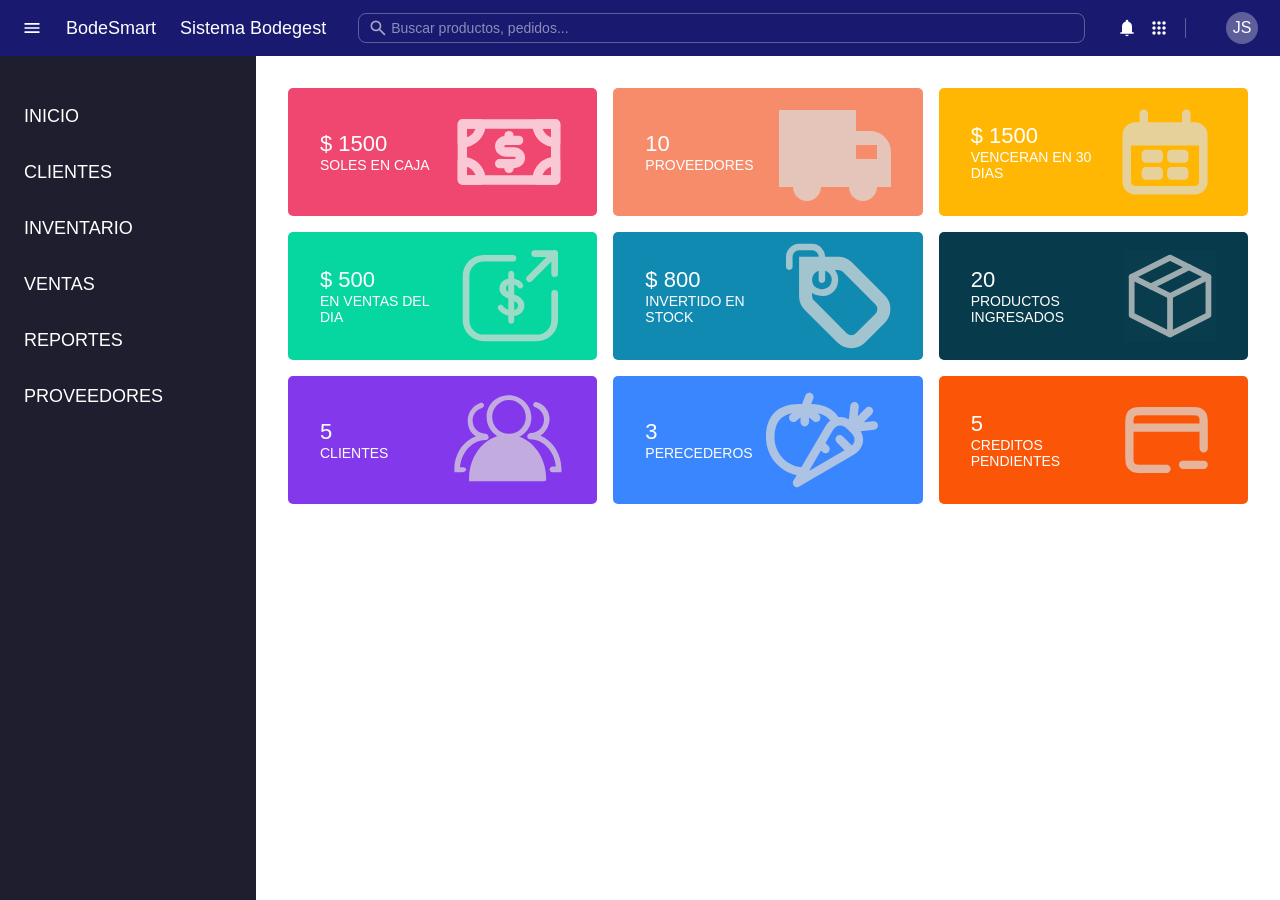
<file: index.html>
<!doctype html>
<html lang="es">
<head>
    <meta charset="UTF-8" />
    <meta name="viewport" content="width=device-width, initial-scale=1.0" />
    <title>Document</title>
    <link rel="stylesheet" href="style.css" />
    <link rel="stylesheet" href="estilo-inicio.css">
    <link rel="stylesheet" href="estilo-inventario.css">
    <link rel="stylesheet" href="estilo-reportes.css">
    <link rel="stylesheet" href="estilo-proveedores.css">
    <link rel="stylesheet" href="estilo-ventas.css">
    <link rel="stylesheet" href="estilo-clientes.css">
</head>
<body>
    <div class="container">
        <header class="topbar">
            <div class="header-inner">
                <div class="header-container">
                    <div class="header-izq">
                        <button onclick="colapsarSidebar()" aria-label="Abrir menú">
                            <svg xmlns="http://www.w3.org/2000/svg" viewBox="0 -960 960 960">
                                <path d="M120-240v-80h720v80H120Zm0-200v-80h720v80H120Zm0-200v-80h720v80H120Z"/>
                            </svg>
                        </button>
                        <span class="">BodeSmart</span>
                        <span class="" style="font-family: 'Gill Sans', 'Gill Sans MT', Calibri, 'Trebuchet MS', sans-serif; display: flex;">Sistema Bodegest</span>
                    </div>
                    <div class="header-search">
                        <div class="search-container">
                            <button>
                                <svg xmlns="http://www.w3.org/2000/svg" viewBox="0 -960 960 960"><path d="M784-120 532-372q-30 24-69 38t-83 14q-109 0-184.5-75.5T120-580q0-109 75.5-184.5T380-840q109 0 184.5 75.5T640-580q0 44-14 83t-38 69l252 252-56 56ZM380-400q75 0 127.5-52.5T560-580q0-75-52.5-127.5T380-760q-75 0-127.5 52.5T200-580q0 75 52.5 127.5T380-400Z"/></svg>
                            </button>
                            <input type="text" placeholder="Buscar productos, pedidos..." />
                        </div>
                    </div>
                    <div class="header-der-btns">
                        <button class="icon-btn" aria-label="Notificaciones"><svg xmlns="http://www.w3.org/2000/svg" viewBox="0 -960 960 960"><path d="M160-200v-80h80v-280q0-83 50-147.5T420-792v-28q0-25 17.5-42.5T480-880q25 0 42.5 17.5T540-820v28q80 20 130 84.5T720-560v280h80v80H160Zm320-300Zm0 420q-33 0-56.5-23.5T400-160h160q0 33-23.5 56.5T480-80Z"/></svg>
                            <span class="notif-dot"></span>
                        </button>
                        <button>
                            <svg xmlns="http://www.w3.org/2000/svg" viewBox="0 -960 960 960"><path d="M183.5-183.5Q160-207 160-240t23.5-56.5Q207-320 240-320t56.5 23.5Q320-273 320-240t-23.5 56.5Q273-160 240-160t-56.5-23.5Zm240 0Q400-207 400-240t23.5-56.5Q447-320 480-320t56.5 23.5Q560-273 560-240t-23.5 56.5Q513-160 480-160t-56.5-23.5Zm240 0Q640-207 640-240t23.5-56.5Q687-320 720-320t56.5 23.5Q800-273 800-240t-23.5 56.5Q753-160 720-160t-56.5-23.5Zm-480-240Q160-447 160-480t23.5-56.5Q207-560 240-560t56.5 23.5Q320-513 320-480t-23.5 56.5Q273-400 240-400t-56.5-23.5Zm240 0Q400-447 400-480t23.5-56.5Q447-560 480-560t56.5 23.5Q560-513 560-480t-23.5 56.5Q513-400 480-400t-56.5-23.5Zm240 0Q640-447 640-480t23.5-56.5Q687-560 720-560t56.5 23.5Q800-513 800-480t-23.5 56.5Q753-400 720-400t-56.5-23.5Zm-480-240Q160-687 160-720t23.5-56.5Q207-800 240-800t56.5 23.5Q320-753 320-720t-23.5 56.5Q273-640 240-640t-56.5-23.5Zm240 0Q400-687 400-720t23.5-56.5Q447-800 480-800t56.5 23.5Q560-753 560-720t-23.5 56.5Q513-640 480-640t-56.5-23.5Zm240 0Q640-687 640-720t23.5-56.5Q687-800 720-800t56.5 23.5Q800-753 800-720t-23.5 56.5Q753-640 720-640t-56.5-23.5Z"/></svg>
                        </button>
                    </div>
                    <div class="perfil">
                        <span id="userName"></span>
                        <div class="user-avatar" onclick="desplegarMenu(event)">JS</div>
                        <div class="perfil-menu">
                            <div class="menu-container" onclick="event.stopPropagation(); window.location='login.html'">
                                <svg xmlns="http://www.w3.org/2000/svg" viewBox="0 -960 960 960"><path d="M200-120q-33 0-56.5-23.5T120-200v-560q0-33 23.5-56.5T200-840h280v80H200v560h280v80H200Zm440-160-55-58 102-102H360v-80h327L585-622l55-58 200 200-200 200Z"/></svg>
                                <span>Cerrar sesión</span>
                            </div>
                        </div>
                    </div>
                </div>
            </div>
        </header>
        <section class="sidebar">
            <nav>
                <ul>
                    <li>
                        <button class="sidebar-button" type="button">
                            INICIO
                        </button>
                    </li>
                    <li>
                        <button class="sidebar-button" type="button">
                            CLIENTES
                        </button>
                    </li>
                    <li>
                        <button class="sidebar-button" type="button">
                            INVENTARIO
                        </button>
                    </li>
                    <li>
                        <button class="sidebar-button" type="button">
                            VENTAS
                        </button>
                    </li>
                    <li>
                        <button class="sidebar-button" type="button">
                            REPORTES
                        </button>
                    </li>
                    <li>
                        <button class="sidebar-button">
                            PROVEEDORES
                        </button>
                    </li>
                </ul>
            </nav>
        </section>
        <main class="content">
            <section class="container-info">
                <ul>
                    <li style="--bg-color: #EF476F;">
                        <div class="info-item">
                            <p>$ 1500</p>
                            <span>SOLES EN CAJA</span>
                        </div>
                        <svg viewBox="0 0 24 24" fill="none" xmlns="http://www.w3.org/2000/svg" stroke="#ffffff"><g id="SVGRepo_bgCarrier" stroke-width="0"></g><g id="SVGRepo_tracerCarrier" stroke-linecap="round" stroke-linejoin="round"></g><g id="SVGRepo_iconCarrier"> <g clip-path="url(#clip0_443_3628)"> <rect x="2" y="6" width="20" height="12" stroke="#ffffff" stroke-width="2" stroke-linecap="round" stroke-linejoin="round"></rect> <path d="M22 10C21.4747 10 20.9546 9.89654 20.4693 9.69552C19.984 9.4945 19.543 9.19986 19.1716 8.82843C18.8001 8.45699 18.5055 8.01604 18.3045 7.53073C18.1035 7.04543 18 6.52529 18 6L22 6L22 10Z" stroke="#ffffff" stroke-width="2" stroke-linecap="round" stroke-linejoin="round"></path> <path d="M18 18C18 16.9391 18.4214 15.9217 19.1716 15.1716C19.9217 14.4214 20.9391 14 22 14L22 18L18 18Z" stroke="#ffffff" stroke-width="2" stroke-linecap="round" stroke-linejoin="round"></path> <path d="M2 14C3.06087 14 4.07828 14.4214 4.82843 15.1716C5.57857 15.9217 6 16.9391 6 18L2 18L2 14Z" stroke="#ffffff" stroke-width="2" stroke-linecap="round" stroke-linejoin="round"></path> <path d="M6 6C6 7.06087 5.57857 8.07828 4.82843 8.82843C4.07828 9.57857 3.06087 10 2 10L2 6H6Z" stroke="#ffffff" stroke-width="2" stroke-linecap="round" stroke-linejoin="round"></path> <path d="M14.0741 9.5H11.3333C10.597 9.5 10 10.0596 10 10.75C10 11.4404 10.597 12 11.3333 12H13.1111C13.8475 12 14.4444 12.5596 14.4444 13.25C14.4444 13.9404 13.8475 14.5 13.1111 14.5H10" stroke="#ffffff" stroke-width="2" stroke-linecap="round" stroke-linejoin="round"></path> <path d="M12 9.51733V8.5" stroke="#ffffff" stroke-width="2" stroke-linecap="round" stroke-linejoin="round"></path> <path d="M12 15.5173V14.5" stroke="#ffffff" stroke-width="2" stroke-linecap="round" stroke-linejoin="round"></path> </g> <defs> <clipPath id="clip0_443_3628"> <rect width="24" height="24" fill="white"></rect> </clipPath> </defs> </g></svg>
                    </li>
                    <li style="--bg-color: #F78C6B;">
                        <div class="info-item">
                            <p>10</p>
                            <span>PROVEEDORES</span>
                        </div>
                        <svg viewBox="0 0 16 16" fill="none" xmlns="http://www.w3.org/2000/svg"><g id="SVGRepo_bgCarrier" stroke-width="0"></g><g id="SVGRepo_tracerCarrier" stroke-linecap="round" stroke-linejoin="round"></g><g id="SVGRepo_iconCarrier"> <path fill-rule="evenodd" clip-rule="evenodd" d="M11 2H0V13H2C2 14.1046 2.89543 15 4 15C5.10457 15 6 14.1046 6 13H10C10 14.1046 10.8954 15 12 15C13.1046 15 14 14.1046 14 13H16V8C16 6.34315 14.6569 5 13 5H11V2ZM11 7V9H14V7H11Z" fill="#deddda"></path> </g></svg>
                    </li>
                    <li style="--bg-color: #FFB703;">
                        <div class="info-item">
                            <p>$ 1500</p>
                            <span>VENCERAN EN 30 DIAS</span>
                        </div>
                        <svg viewBox="0 0 24 24" fill="none" xmlns="http://www.w3.org/2000/svg" stroke="#deddda"><g id="SVGRepo_bgCarrier" stroke-width="0"></g><g id="SVGRepo_tracerCarrier" stroke-linecap="round" stroke-linejoin="round"></g><g id="SVGRepo_iconCarrier"> <rect x="3" y="6" width="18" height="15" rx="2" stroke="#deddda" stroke-width="2"></rect> <path d="M3 10C3 8.11438 3 7.17157 3.58579 6.58579C4.17157 6 5.11438 6 7 6H17C18.8856 6 19.8284 6 20.4142 6.58579C21 7.17157 21 8.11438 21 10H3Z" fill="#deddda"></path> <path d="M7 3L7 6" stroke="#deddda" stroke-width="2" stroke-linecap="round"></path> <path d="M17 3L17 6" stroke="#deddda" stroke-width="2" stroke-linecap="round"></path> <rect x="7" y="12" width="4" height="2" rx="0.5" fill="#deddda"></rect> <rect x="7" y="16" width="4" height="2" rx="0.5" fill="#deddda"></rect> <rect x="13" y="12" width="4" height="2" rx="0.5" fill="#deddda"></rect> <rect x="13" y="16" width="4" height="2" rx="0.5" fill="#deddda"></rect> </g></svg>
                    </li>
                    <li style="--bg-color: #06D6A0;">
                        <div class="info-item">
                            <p>$ 500</p>
                            <span>EN VENTAS DEL DIA</span>
                        </div>
                        <svg viewBox="-0.5 0 25 25" fill="none" xmlns="http://www.w3.org/2000/svg"><g id="SVGRepo_bgCarrier" stroke-width="0"></g><g id="SVGRepo_tracerCarrier" stroke-linecap="round" stroke-linejoin="round"></g><g id="SVGRepo_iconCarrier"> <path d="M12.8702 16.97V18.0701C12.8702 18.2478 12.7995 18.4181 12.6739 18.5437C12.5482 18.6694 12.3778 18.74 12.2001 18.74C12.0224 18.74 11.852 18.6694 11.7264 18.5437C11.6007 18.4181 11.5302 18.2478 11.5302 18.0701V16.9399C11.0867 16.8668 10.6625 16.7051 10.2828 16.4646C9.90316 16.2241 9.57575 15.9097 9.32013 15.54C9.21763 15.428 9.16061 15.2817 9.16016 15.1299C9.16006 15.0433 9.17753 14.9576 9.21155 14.8779C9.24557 14.7983 9.29545 14.7263 9.35809 14.6665C9.42074 14.6067 9.49484 14.5601 9.57599 14.5298C9.65713 14.4994 9.7436 14.4859 9.83014 14.49C9.91602 14.4895 10.0009 14.5081 10.0787 14.5444C10.1566 14.5807 10.2254 14.6338 10.2802 14.7C10.6 15.1178 11.0342 15.4338 11.5302 15.6099V13.0701C10.2002 12.5401 9.53015 11.77 9.53015 10.76C9.55019 10.2193 9.7627 9.70353 10.1294 9.30566C10.4961 8.9078 10.9929 8.65407 11.5302 8.59009V7.47998C11.5302 7.30229 11.6007 7.13175 11.7264 7.0061C11.852 6.88045 12.0224 6.81006 12.2001 6.81006C12.3778 6.81006 12.5482 6.88045 12.6739 7.0061C12.7995 7.13175 12.8702 7.30229 12.8702 7.47998V8.58008C13.2439 8.63767 13.6021 8.76992 13.9234 8.96924C14.2447 9.16856 14.5226 9.43077 14.7402 9.73999C14.8284 9.85568 14.8805 9.99471 14.8901 10.1399C14.8928 10.2256 14.8783 10.3111 14.8473 10.3911C14.8163 10.4711 14.7696 10.5439 14.7099 10.6055C14.6502 10.667 14.5787 10.7161 14.4998 10.7495C14.4208 10.7829 14.3359 10.8001 14.2501 10.8C14.1607 10.7989 14.0725 10.7787 13.9915 10.7407C13.9104 10.7028 13.8384 10.648 13.7802 10.5801C13.5417 10.2822 13.2274 10.054 12.8702 9.91992V12.1699L13.1202 12.27C14.3902 12.76 15.1802 13.4799 15.1802 14.6299C15.163 15.2399 14.9149 15.8208 14.4862 16.2551C14.0575 16.6894 13.4799 16.9449 12.8702 16.97ZM11.5302 11.5901V9.96997C11.3688 10.0285 11.2298 10.1363 11.1329 10.2781C11.0361 10.4198 10.9862 10.5884 10.9902 10.76C10.9984 10.93 11.053 11.0945 11.1483 11.2356C11.2435 11.3767 11.3756 11.4889 11.5302 11.5601V11.5901ZM13.7302 14.6599C13.7302 14.1699 13.3902 13.8799 12.8702 13.6599V15.6599C13.1157 15.6254 13.3396 15.5009 13.4985 15.3105C13.6574 15.1202 13.74 14.8776 13.7302 14.6299V14.6599Z" fill="#deddda"></path> <path d="M12.58 3.96997H6C4.93913 3.96997 3.92178 4.39146 3.17163 5.1416C2.42149 5.89175 2 6.9091 2 7.96997V17.97C2 19.0308 2.42149 20.0482 3.17163 20.7983C3.92178 21.5485 4.93913 21.97 6 21.97H18C19.0609 21.97 20.0783 21.5485 20.8284 20.7983C21.5786 20.0482 22 19.0308 22 17.97V11.8999" stroke="#deddda" stroke-width="1.5" stroke-linecap="round" stroke-linejoin="round"></path> <path d="M16.3398 8.57992L21.9998 2.91992" stroke="#deddda" stroke-width="1.5" stroke-linecap="round" stroke-linejoin="round"></path> <path d="M17.4805 2.91992H22.0005V7.44992" stroke="#deddda" stroke-width="1.5" stroke-linecap="round" stroke-linejoin="round"></path> </g></svg>
                    </li>
                    <li style="--bg-color: #118AB2;">
                        <div class="info-item">
                            <p>$ 800</p>
                            <span>INVERTIDO EN STOCK</span>
                        </div>
                        <svg fill="#deddda" viewBox="0 0 32 32" xmlns="http://www.w3.org/2000/svg"><g id="SVGRepo_bgCarrier" stroke-width="0"></g><g id="SVGRepo_tracerCarrier" stroke-linecap="round" stroke-linejoin="round"></g><g id="SVGRepo_iconCarrier"> <title>label</title> <path d="M0 7.008v-3.008q0-1.632 1.184-2.816t2.816-1.184h4q1.664 0 2.816 1.184t1.184 2.816h4q2.496 0 4.256 1.76l9.984 10.016q1.76 1.728 1.76 4.224t-1.76 4.256l-5.984 6.016q-1.76 1.728-4.224 1.728t-4.256-1.728l-10.016-10.016q-1.76-1.76-1.76-4.256v-12h6.016q0-0.832-0.608-1.408t-1.408-0.576h-4q-0.832 0-1.408 0.576t-0.576 1.408v3.008q0 0.608-0.512 0.864t-0.992 0-0.512-0.864zM8 16q0 0.832 0.608 1.408l9.984 10.016q0.608 0.576 1.44 0.576t1.376-0.576l6.016-6.016q0.576-0.576 0.576-1.408t-0.576-1.408l-10.016-10.016q-0.576-0.576-1.408-0.576h-1.024q1.024 1.376 1.024 3.008 0 1.12-0.384 2.048t-0.992 1.536-1.472 0.992-1.728 0.416-1.76-0.192-1.664-0.832v1.024zM8 11.008q0 0.8 0.32 1.44t0.864 0.928 1.184 0.48 1.28 0 1.152-0.48 0.864-0.928 0.352-1.44q0-0.96-0.576-1.728t-1.44-1.056v2.784q0 0.608-0.512 0.864t-0.992 0-0.48-0.864v-2.784q-0.896 0.288-1.44 1.056t-0.576 1.728z"></path> </g></svg>
                    </li>
                    <li style="--bg-color: #073B4C;">
                        <div class="info-item">
                            <p>20</p>
                            <span>PRODUCTOS INGRESADOS</span>
                        </div>
                        <svg viewBox="0 0 24 24" xmlns="http://www.w3.org/2000/svg" fill="#000000"><g id="SVGRepo_bgCarrier" stroke-width="0"></g><g id="SVGRepo_tracerCarrier" stroke-linecap="round" stroke-linejoin="round"></g><g id="SVGRepo_iconCarrier"> <title></title> <g fill="none" fill-rule="evenodd" id="页面-1" stroke="none" stroke-width="1"> <g id="导航图标" transform="translate(-325.000000, -80.000000)"> <g id="编组" transform="translate(325.000000, 80.000000)"> <polygon fill="#deddda" fill-opacity="0.01" fill-rule="nonzero" id="路径" points="24 0 0 0 0 24 24 24"></polygon> <polygon id="路径" points="22 7 12 2 2 7 2 17 12 22 22 17" stroke="#deddda" stroke-linejoin="round" stroke-width="1.5"></polygon> <line id="路径" stroke="#deddda" stroke-linecap="round" stroke-linejoin="round" stroke-width="1.5" x1="2" x2="12" y1="7" y2="12"></line> <line id="路径" stroke="#deddda" stroke-linecap="round" stroke-linejoin="round" stroke-width="1.5" x1="12" x2="12" y1="22" y2="12"></line> <line id="路径" stroke="#deddda" stroke-linecap="round" stroke-linejoin="round" stroke-width="1.5" x1="22" x2="12" y1="7" y2="12"></line> <line id="路径" stroke="#deddda" stroke-linecap="round" stroke-linejoin="round" stroke-width="1.5" x1="17" x2="7" y1="4.5" y2="9.5"></line> </g> </g> </g> </g></svg>
                    </li>
                    <li style="--bg-color: #8338EC;">
                        <div class="info-item">
                            <p>5</p>
                            <span>CLIENTES</span>
                        </div>
                        <svg viewBox="0 0 1024 1024" class="icon" xmlns="http://www.w3.org/2000/svg" fill="#deddda"><g id="SVGRepo_bgCarrier" stroke-width="0"></g><g id="SVGRepo_tracerCarrier" stroke-linecap="round" stroke-linejoin="round"></g><g id="SVGRepo_iconCarrier"><path d="M512 505.6c-108.8 0-204.8-89.6-204.8-204.8S396.8 102.4 512 102.4c108.8 0 204.8 89.6 204.8 204.8S620.8 505.6 512 505.6z m0-358.4c-83.2 0-153.6 70.4-153.6 153.6s64 153.6 153.6 153.6 153.6-70.4 153.6-153.6S595.2 147.2 512 147.2z" fill="#deddda"></path><path d="M832 864c0-211.2-147.2-377.6-326.4-377.6s-326.4 166.4-326.4 377.6H832z" fill="#deddda"></path><path d="M832 889.6H147.2v-25.6c0-224 160-403.2 352-403.2s352 179.2 352 396.8v25.6l-19.2 6.4z m-633.6-51.2h608C800 659.2 665.6 512 505.6 512c-166.4 0-294.4 147.2-307.2 326.4zM710.4 499.2c-12.8 0-25.6-12.8-25.6-25.6s12.8-25.6 25.6-25.6c64 0 121.6-51.2 121.6-121.6 0-51.2-32-96-83.2-115.2-12.8-6.4-19.2-19.2-12.8-32 6.4-12.8 19.2-19.2 32-12.8 70.4 19.2 115.2 83.2 115.2 160-6.4 96-83.2 172.8-172.8 172.8z" fill="#deddda"></path><path d="M966.4 806.4h-57.6c-12.8 0-25.6-12.8-25.6-25.6s12.8-25.6 25.6-25.6h32c-12.8-140.8-115.2-249.6-236.8-249.6-12.8 0-25.6-12.8-25.6-25.6s12.8-25.6 25.6-25.6c160 0 288 147.2 288 326.4v25.6h-25.6z" fill="#deddda"></path><path d="M300.8 499.2c-6.4 0-6.4 0 0 0-44.8 0-89.6-12.8-121.6-44.8-32-32-44.8-76.8-44.8-121.6 0-70.4 44.8-134.4 115.2-160 12.8-6.4 25.6 0 32 12.8 6.4 12.8 0 25.6-12.8 32-57.6 19.2-89.6 64-89.6 115.2 0 32 12.8 64 32 83.2 19.2 25.6 51.2 32 83.2 38.4 19.2 0 25.6 12.8 25.6 25.6s-6.4 19.2-19.2 19.2z" fill="#deddda"></path><path d="M89.6 806.4H12.8v-25.6c0-179.2 128-320 288-320 12.8 0 25.6 12.8 25.6 25.6s-12.8 25.6-25.6 25.6C179.2 512 76.8 620.8 64 761.6h32c12.8 0 25.6 12.8 25.6 25.6-6.4 6.4-12.8 19.2-32 19.2z" fill="#deddda"></path></g></svg>
                    </li>
                    <li style="--bg-color: #3A86FF;" >
                        <div class="info-item">
                            <p>3</p>
                            <span>PERECEDEROS</span>
                        </div>
                        <svg fill="#deddda" height="200px" width="200px" id="Layer_1" xmlns="http://www.w3.org/2000/svg" viewBox="0 0 512 512" xml:space="preserve"><g id="SVGRepo_bgCarrier" stroke-width="0"></g><g id="SVGRepo_tracerCarrier" stroke-linecap="round" stroke-linejoin="round"></g><g id="SVGRepo_iconCarrier"> <g> <g> <path d="M511.879,187.305c-1.188-10.685-10.807-18.385-21.499-17.198l-43.397,4.823l37.41-37.411 c7.601-7.603,7.601-19.928,0-27.531c-7.603-7.601-19.928-7.601-27.531,0l-37.409,37.41l4.82-43.396 c1.188-10.686-6.513-20.311-17.199-21.497c-10.685-1.181-20.311,6.514-21.499,17.199l-6.876,61.896 c-12.201-7.22-25.599-11.085-39.157-11.085c-2.915,0-5.795,0.18-8.637,0.515c-24.32-37.863-66.923-58.157-124.372-59.046 l9.792-25.196c3.895-10.022-1.072-21.303-11.094-25.197c-10.019-3.894-21.303,1.072-25.198,11.094l-15.468,39.797 c-4.287-0.361-8.575-0.545-12.838-0.545C53.886,91.938,0,145.676,0,243.255c0,46.36,17.789,90.2,50.09,123.442 c24.837,25.561,56.174,42.723,90.366,49.903l-15.137,25.823c-4.48,7.643-3.236,17.347,3.029,23.61 c3.751,3.752,8.734,5.703,13.771,5.703c3.374,0,6.772-0.876,9.839-2.674l250.766-146.998 c22.754-13.337,37.536-34.498,40.559-58.056c2.117-16.503-1.668-33.317-10.523-48.324l61.921-6.881 C505.367,207.616,513.067,197.992,511.879,187.305z M38.935,243.255c0-64.125,26.543-100.294,80.889-109.813l-7.112,5.482 c-8.516,6.563-10.098,18.787-3.535,27.304c3.835,4.976,9.601,7.585,15.434,7.585c4.148,0,8.331-1.321,11.87-4.049l21.211-16.348 v20.863c0,10.751,8.716,19.468,19.468,19.468s19.468-8.716,19.468-19.468v-20.863l21.211,16.348 c3.54,2.728,7.721,4.049,11.87,4.049c5.831,0,11.599-2.609,15.434-7.585c6.563-8.516,4.98-20.739-3.535-27.304l-7.008-5.402 c26.228,4.707,46.126,15.697,59.488,32.863c-8.4,6.577-15.782,15.073-21.761,25.274L161.558,380.608 C91.944,372.913,38.935,314.615,38.935,243.255z M404.664,259.053c-1.054,8.215-5.182,15.818-11.867,22.149l-42.133-42.134 c-7.603-7.601-19.928-7.603-27.531-0.001c-7.603,7.603-7.603,19.928-0.001,27.531l35.929,35.931l-162.412,95.207l54.737-93.374 l6.898,6.898c3.801,3.801,8.784,5.703,13.766,5.703c4.981,0,9.965-1.901,13.766-5.701c7.603-7.603,7.603-19.928,0-27.531 l-14.08-14.081l34.176-58.299c8.158-13.915,20.416-21.897,33.633-21.897c10.431,0,20.706,4.762,29.715,13.77l21.901,21.901 C401.366,235.328,406.162,247.378,404.664,259.053z"></path> </g> </g> </g></svg>
                    </li>
                    <li style="--bg-color: #FB5607;">
                        <div class="info-item">
                            <p>5</p>
                            <span>CREDITOS PENDIENTES</span>
                        </div>
                        <svg viewBox="0 0 24 24" fill="none" xmlns="http://www.w3.org/2000/svg"><g id="SVGRepo_bgCarrier" stroke-width="0"></g><g id="SVGRepo_tracerCarrier" stroke-linecap="round" stroke-linejoin="round"></g><g id="SVGRepo_iconCarrier"> <path d="M12 19H6.2C5.07989 19 4.51984 19 4.09202 18.782C3.71569 18.5903 3.40973 18.2843 3.21799 17.908C3 17.4802 3 16.9201 3 15.8V8.2C3 7.0799 3 6.51984 3.21799 6.09202C3.40973 5.71569 3.71569 5.40973 4.09202 5.21799C4.51984 5 5.0799 5 6.2 5H17.8C18.9201 5 19.4802 5 19.908 5.21799C20.2843 5.40973 20.5903 5.71569 20.782 6.09202C21 6.51984 21 7.0799 21 8.2V14M3 9H21M21 18.0007L16 18" stroke="#deddda" stroke-width="2" stroke-linecap="round" stroke-linejoin="round"></path> </g></svg>
                    </li>
                </ul>
            </section>
        </main>
    </div>
    <script src="js.js"></script>
</body>
</html>
</file>
<file: style.css>
* {
  margin: 0;
  padding: 0;
  font-family: 'Franklin Gothic Medium', 'Arial Narrow', Arial, sans-serif;
  box-sizing: border-box;
}
:root{
  --innerWidth: 1816px;
  --pad-inner: 22px;
  --text-size-small: 0.6875rem; /* 11px */
  --text-size-primary: 0.875rem; /* 14px */
  --text-size-medium: 1.125rem;  /* 18px */
  --text-size-large: 1.375rem;   /* 22px */
}

.container {
  height: 100vh;
  /* padding: 0.5rem; */
  display: grid;
  grid-template-columns: 20% 1fr;
  grid-template-rows: 3.5em 1fr;
  background-color: #ccc;
  overflow: hidden;
  grid-template-areas:
    "topbar topbar"
    "sidebar content";
}

.topbar{
  width: 100%;
  height: 100%;
  display: flex;
  border-radius: 0px;
  background-color: midnightblue;
  color: white;
  fill: white;
}

.topbar a{
  color: inherit;
  text-decoration: none;
  font-size: var(--text-size-medium);
}

.topbar span{
  color: inherit;
  text-decoration: none;
  font-size: var(--text-size-medium); 
}


.header-inner{
  inline-size: min(100% - var(--pad-inner) * 2, var(--innerWidth));
  margin-inline: auto;
}

.header-container {
  display: flex;
  align-items: center;
  height: 100%;
  width: 100%;
  gap: 2em;
}

.header-izq{
  display: flex;
  gap: 1.5rem;
  align-items: center;
}

/* .header-search{
  flex: 1;
  display: flex;
}

.header-search input {
  width: 100%;
  padding: 0.4rem 0.75rem;
  border: 1px solid rgba(255, 255, 255, 0.3);
  border-radius: 8px;
  background: transparent;
  color: white;
  font-size: var(--text-size-primary);
  outline: none;
} */

.header-search {
  flex: 1;
}

.search-container {
  position: relative;
  width: 100%;
  display: flex;
  align-items: center;
}

.search-container svg {
  position: absolute;
  left: 0.6rem;
  fill: rgba(255, 255, 255, 0.6);
  pointer-events: none;
}

.header-search input {
  width: 100%;
  padding: 0.4rem 0.75rem 0.4rem 2rem;
  border: 1px solid rgba(255, 255, 255, 0.3);
  border-radius: 8px;
  background: transparent;
  color: white;
  font-size: var(--text-size-primary);
  outline: none;
}

.header-search input::placeholder {
  color: rgba(255, 255, 255, 0.5);
}


.header-der{
  display: flex;
  justify-content: flex-end;
  gap: 0.95rem;
}

.header-der-btns {
  display: flex;
  align-items: center;
  gap: 0.75rem;
  padding-right: 1rem;
  border-right: 1px solid rgba(255, 255, 255, 0.3);
}

.perfil{
  position: relative;
  display: flex;
  align-items: center;
  gap: 0.5em;
  
}

.perfil-menu{
  display: none;
  position: absolute;
  top: calc(100% + 0.5rem);
  right: 0;
  background: white;
  color: midnightblue;
  border-radius: 3px;
  padding: 0.3rem 0;
  min-width: 160px;
  box-shadow: 0 4px 12px rgba(0,0,0,0.15);
  z-index: 999;
}

.menu-container{
  display: flex;
  cursor: pointer;
  align-items: center;
  padding: 0.4rem 1rem;
  gap: 0.3rem;
}

.menu-container svg{
  fill: black;
  /* max-width: 100%; */
  height: 1.5rem;
}

.perfil-menu a{
  display: block;
  padding: 0.6rem 1rem;
  font-size: 1rem;
  color: midnightblue;
  text-decoration: none;
}


.user-avatar{
  width: 32px;
  height: 32px;
  background-color: rgba(255, 255, 255, 0.3);
  border-radius: 999px;
  display: flex;
  justify-content: center;
  align-items: center;
  cursor: pointer;
}

header button {
  background: transparent; /* Quita el fondo gris */
  border: none;
  padding: 0;
  cursor: pointer;
  display: flex;           
  align-items: center;
  justify-content: center;
  /* height: 100%; */
}



header button svg{
  max-width: 100%;
  width: auto;
  height: 1.5em;
}

header nav ul{
  display: flex;
  gap: 2rem;
  list-style: none;
}

.topbar {
  grid-area: topbar;
}

.sidebar {
  grid-area: sidebar;
  background-color: #1e1e2f;
  border-radius: 0;
  height: 100%;
}

.sidebar nav {
  width: 100%;
}

.sidebar nav ul {
  display: flex;
  flex-direction: column;
  padding: 2rem 0;
}

.sidebar nav ul li {
  height: 3.5rem;
  list-style: none;
}

.sidebar-button{
  width: 100%;
  height: 100%;
  font-size: var(--text-size-medium);
  padding: 0 0 0 1.5rem;
  text-align: start;
  color: white;
  background-color: #1e1e2f;
  border: none;
}

.sidebar-button:hover{
  background-color: #3A86FF;
}

.content {
  padding: 2rem;
  height: 100vh;
  background-color: white;
  overflow-y: auto;
}

.container.is-collapsed {
  /* Pasamos de 2 columnas a 1 sola columna que ocupa todo (1fr) */
  grid-template-columns: 1fr;
  /* Redefinimos el mapa del Grid sin el sidebar */
  grid-template-areas:
    "topbar"
    "content";
}

/* Ocultamos físicamente el sidebar cuando está colapsado */
.container.is-collapsed .sidebar {
  display: none; 
}

.perfil.is-open .perfil-menu {
  display: block;
}

@media (max-width: 768px){
    .header-container nav{
        display: none;
    }
}
</file>
<file: estilo-inicio.css>
* {
    margin: 0;
    padding: 0;
    box-sizing: border-box;
}

.container-info ul {
    display: grid;
    grid-template-columns: repeat(
        auto-fill,
        minmax(300px, 1fr)
    );
    grid-template-rows: 1fr 1fr 1fr;
    gap: 1rem;
}

.container-info ul li {
    list-style: none;
    background-color: var(--bg-color);
    border-radius: 5px;
    padding: 0.5rem 2rem;
    display: flex;
    align-items: center;
    justify-content: space-between;
    height: 8rem;
}

.container-info ul li svg {
    height: 100%;
    opacity: 0.7;
}

.info-item {
    display: flex;
    flex-direction: column;
    color: white;
}

.info-item p {
    font-size: var(--text-size-large);
}

.info-item span {
    font-size: var(--text-size-primary);
}
</file>
<file: estilo-inventario.css>
.container-products {
    padding: 20px;
    background-color: #fff;
    border-radius: 8px;
    box-shadow: 0 1px 3px rgba(0,0,0,0.1);
    font-family: Arial, sans-serif;
}

.container-products table {
    width: 100%;
    border-collapse: collapse;
}

caption {
    font-size: 1.4rem;
    font-weight: bold;
    padding-bottom: 15px;
    text-align: left;
    color: #333;
}

.products-head th {
    background-color: #f4f4f4;
    padding: 12px;
    text-align: left;
    border-bottom: 2px solid #ddd;
    font-size: 0.9rem;
    color: #555;
}

.products-body th,
.products-body td {
    padding: 10px 12px;
    border-bottom: 1px solid #eee;
    font-size: 0.9rem;
}

.products-body tr:hover {
    background-color: #fafafa;
}

.products-body th {
    color: #2980b9;
    font-weight: 600;
}

.products-foot th {
    padding: 15px 10px;
    background-color: #fdfdfd;
    font-weight: normal;
    color: #666;
    font-size: 0.85rem;
}

.products-foot-button div {
    display: flex;
    gap: 8px;
    justify-content: flex-end;
}

.products-foot-button button {
    padding: 6px 12px;
    border: 1px solid #d1d1d1;
    border-radius: 4px;
    background: #fff;
    cursor: pointer;
    font-size: 0.8rem;
}

.products-foot-button button:hover {
    background-color: #2980b9;
    color: #fff;
    border-color: #2980b9;
}
</file>
<file: estilo-reportes.css>
.reporte-ventas {
    background: #fdfdfd;
    border-radius: 8px;
    border: 1px solid #e0e0e0;
    padding: 1.5rem;
    box-shadow: 0 4px 6px rgba(0,0,0,0.05);
}

.reporte-header {
    display: flex;
    justify-content: space-between;
    align-items: center;
    border-bottom: 2px solid #3498db;
    padding-bottom: 10px;
    margin-bottom: 20px;
}

.resumen-cards {
    display: grid;
    grid-template-columns: repeat(auto-fit, minmax(150px, 1fr));
    gap: 15px;
    margin-bottom: 20px;
}

.card {
    background: #fff;
    padding: 15px;
    border-radius: 5px;
    text-align: center;
    box-shadow: 0 2px 4px rgba(0,0,0,0.05);
}

.card h4 {
    margin: 0;
    color: #7f8c8d;
    font-size: 0.8rem;
    text-transform: uppercase; }
.card p {
    margin: 5px 0 0;
    font-size: 1.2rem;
    font-weight: bold;
    color: #2c3e50; }

.tabla-productos {
    width: 100%;
    border-collapse: collapse;
    margin-top: 10px;
}

.tabla-productos th {
    background-color: #f8f9fa;
    color: #2c3e50;
    text-align: left;
    padding: 12px;
    border-bottom: 2px solid #dee2e6;
}

.tabla-productos td {
    padding: 10px;
    border-bottom: 1px solid #eee;
}

.badge {
    padding: 4px 8px;
    border-radius: 12px;
    font-size: 0.75rem;
    background: #e8f5e9;
    color: #2e7d32;
}
</file>
<file: estilo-proveedores.css>
.reporte-proveedores {
    font-family: 'Inter', system-ui, sans-serif;
    background: #ffffff;
    border-radius: 10px;
    border: 1px solid #eaecf0;
    padding: 24px;
    margin: 10px;
}

.proveedores-header {
    display: flex;
    justify-content: space-between;
    align-items: center;
    margin-bottom: 25px;
}

.proveedores-header h2 {
    color: #101828;
    font-size: 1.5rem;
    margin: 0;
}

.metricas-proveedores {
    display: flex;
    gap: 20px;
    margin-bottom: 30px;
}

.metrica-item {
    flex: 1;
    padding: 15px;
    background: #f9fafb;
    border-radius: 8px;
    border: 1px solid #f2f4f7;
}

.metrica-label {
    display: block;
    font-size: 0.85rem;
    color: #667085;
    margin-bottom: 5px;
}

.metrica-valor {
    font-size: 1.25rem;
    font-weight: 700;
    color: #344054;
}

.tabla-prov {
    width: 100%;
    border-collapse: collapse;
}

.tabla-prov th {
    text-align: left;
    font-size: 0.75rem;
    color: #667085;
    background: #f9fafb;
    padding: 12px;
    text-transform: uppercase;
    letter-spacing: 0.05em;
}

.tabla-prov td {
    padding: 16px 12px;
    border-bottom: 1px solid #eaecf0;
    font-size: 0.9rem;
}

.estado-deuda {
    display: inline-block;
    padding: 2px 10px;
    border-radius: 12px;
    font-size: 0.8rem;
    font-weight: 500;
}

.estado-pagado { background: #ecfdf3;
    color: #027a48; }
.estado-pendiente { background: #fef3f2;
    color: #b42318; }

.proveedor-info strong {
    display: block;
    color: #101828;
}

.proveedor-info span {
    font-size: 0.8rem;
    color: #667085;
}
</file>
<file: estilo-ventas.css>
.sales-wrapper {
    width: 100%;
}

.sales-search-group {
    display: flex;
    gap: 1rem;
    margin-bottom: 2rem;
}

.sales-input-main {
    flex: 1;
    padding: 0.8rem;
    border: 1px solid #ddd;
    border-radius: 6px;
    font-size: var(--text-size-primary);
}

.sales-input-qty {
    width: 100px;
    padding: 0.8rem;
    border: 1px solid #ddd;
    border-radius: 6px;
    font-size: var(--text-size-primary);
}

.sales-btn-add {
    background-color: midnightblue;
    color: white;
    border: none;
    padding: 0 1.5rem;
    border-radius: 6px;
    cursor: pointer;
    font-weight: bold;
    font-size: var(--text-size-primary);
}

.sales-table {
    width: 100%;
    border-collapse: collapse;
    font-size: var(--text-size-primary);
}

.sales-table-title {
    font-size: var(--text-size-large);
    font-weight: bold;
    text-align: left;
    padding: 1rem 0;
    color: midnightblue;
}

.sales-table th,
.sales-table td {
    padding: 1rem;
    border-bottom: 1px solid #eee;
}

.sales-thead {
    background-color: #f8f9fa;
    text-align: left;
}

.sales-btn-remove {
    background-color: #dc3545;
    color: white;
    border: none;
    padding: 5px 12px;
    border-radius: 4px;
    cursor: pointer;
}

.sales-row-total .sales-txt-right {
    text-align: right;
    font-size: var(--text-size-medium);
}

.sales-total-price {
    font-size: var(--text-size-medium);
    color: midnightblue;
    font-weight: bold;
}

.sales-action-container {
    display: flex;
    justify-content: flex-end;
    gap: 1rem;
    padding: 2rem 0;
}

.sales-action-container button {
    padding: 1rem 2rem;
    border: none;
    border-radius: 6px;
    cursor: pointer;
    font-weight: bold;
    color: white;
    font-size: var(--text-size-primary);
}

.sales-btn-submit { background-color: #28a745; }
.sales-btn-abort { background-color: #dc3545; }
.sales-txt-center { text-align: center; }
</file>
<file: estilo-clientes.css>
.clients-wrapper {
    width: 100%;
}

.clients-search-box {
    display: flex;
    gap: 1rem;
    margin-bottom: 2rem;
}

.clients-input-main {
    flex: 1;
    padding: 0.8rem;
    border: 1px solid #ddd;
    border-radius: 6px;
    font-size: var(--text-size-primary);
}

.clients-btn-search {
    background-color: #555;
    color: white;
    border: none;
    padding: 0 2rem;
    border-radius: 6px;
    cursor: pointer;
    font-size: var(--text-size-primary);
}

.clients-table {
    width: 100%;
    border-collapse: collapse;
}

.clients-caption {
    font-size: var(--text-size-large);
    font-weight: bold;
    text-align: left;
    padding: 1rem 0;
    color: midnightblue;
}

.clients-thead {
    background-color: #f2f2f2;
}

.clients-thead th {
    padding: 1rem;
    text-align: left;
    border-bottom: 2px solid #ddd;
    font-size: var(--text-size-primary);
}

.clients-tbody td {
    padding: 1rem;
    border-bottom: 1px solid #eee;
    font-size: var(--text-size-primary);
}

.clients-btn-edit {
    background: #f8f9fa;
    border: 1px solid #ddd;
    padding: 6px;
    border-radius: 4px;
    cursor: pointer;
    display: inline-flex;
}

.clients-btn-edit svg {
    width: 1.2rem;
    height: 1.2rem;
    fill: midnightblue;
}

.clients-footer-btns {
    display: flex;
    justify-content: flex-end;
    gap: 1rem;
    padding: 2rem 0;
}

.clients-footer-btns button {
    padding: 0.8rem 1.5rem;
    border: none;
    border-radius: 6px;
    font-weight: bold;
    cursor: pointer;
    color: white;
    font-size: var(--text-size-primary);
}

.clients-btn-add { background-color: #28a745; }
.clients-btn-del { background-color: #dc3545; }
.clients-txt-center { text-align: center; }
</file>
